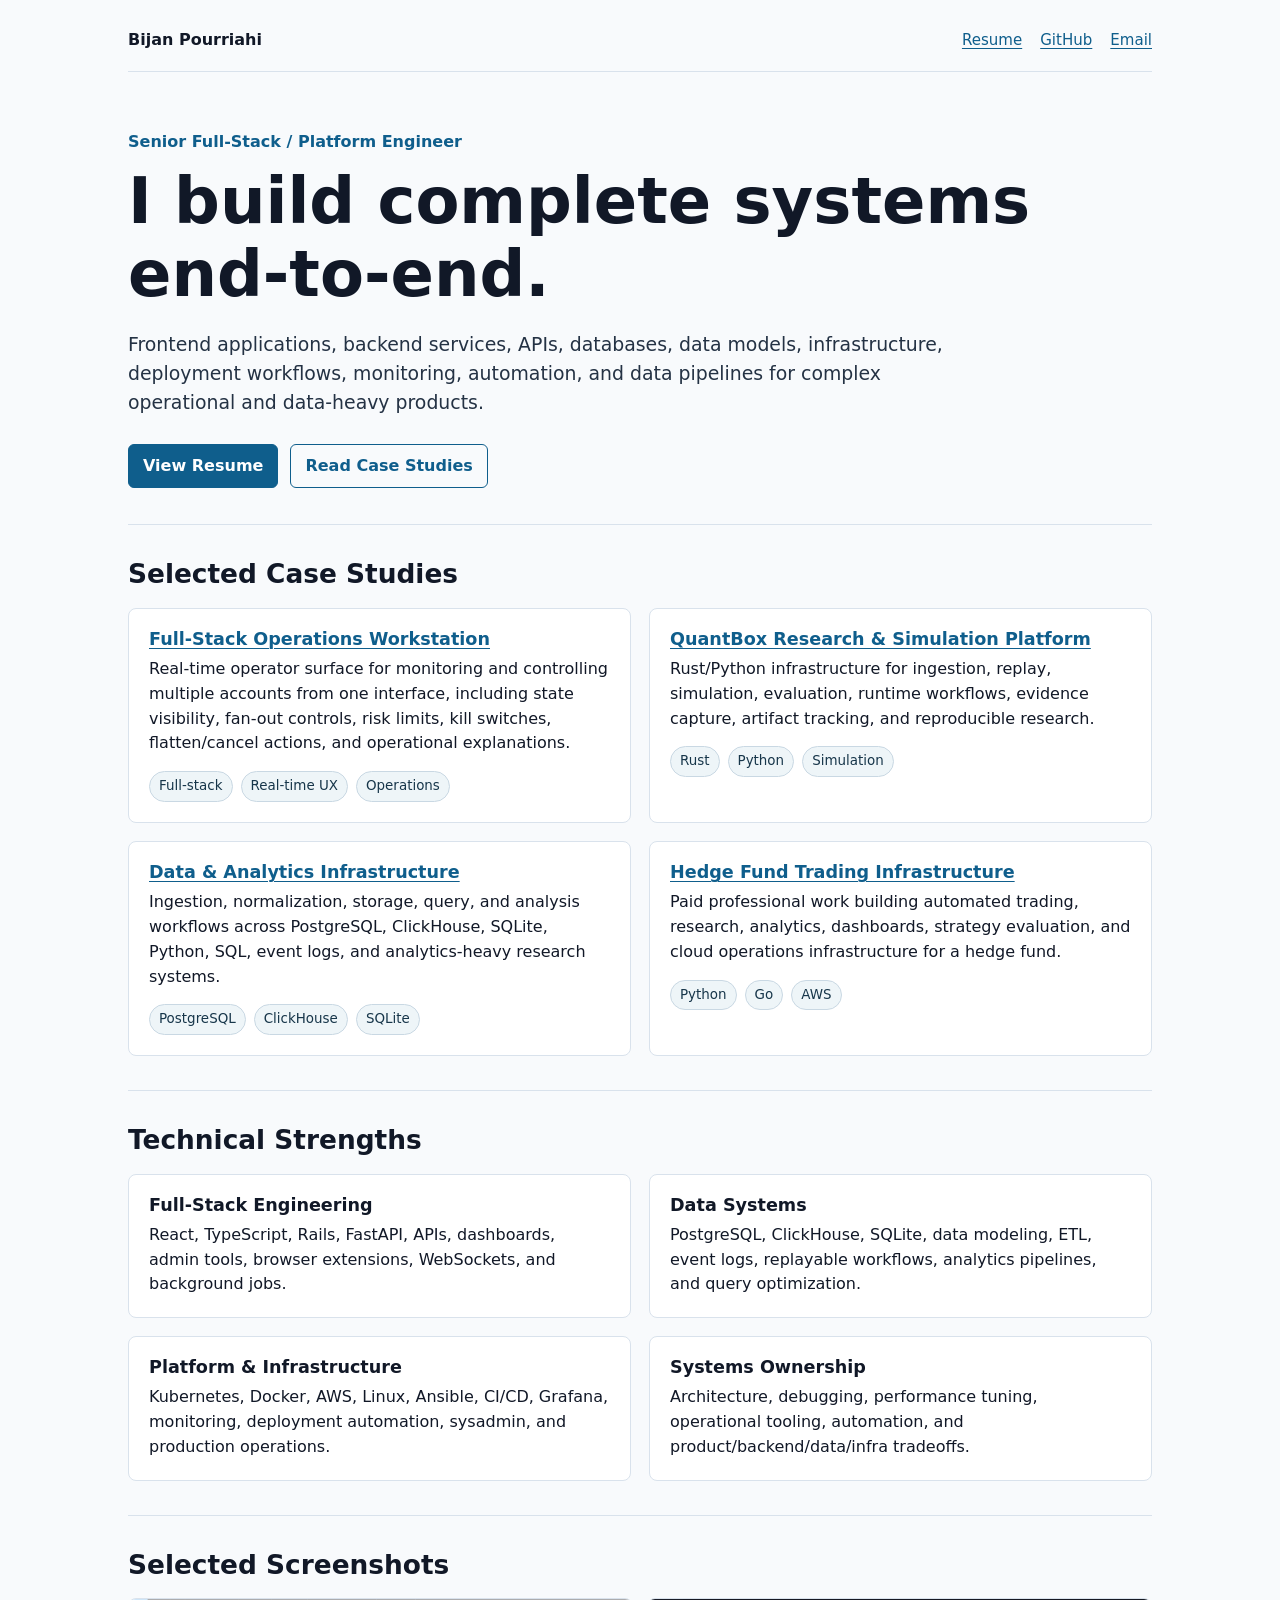
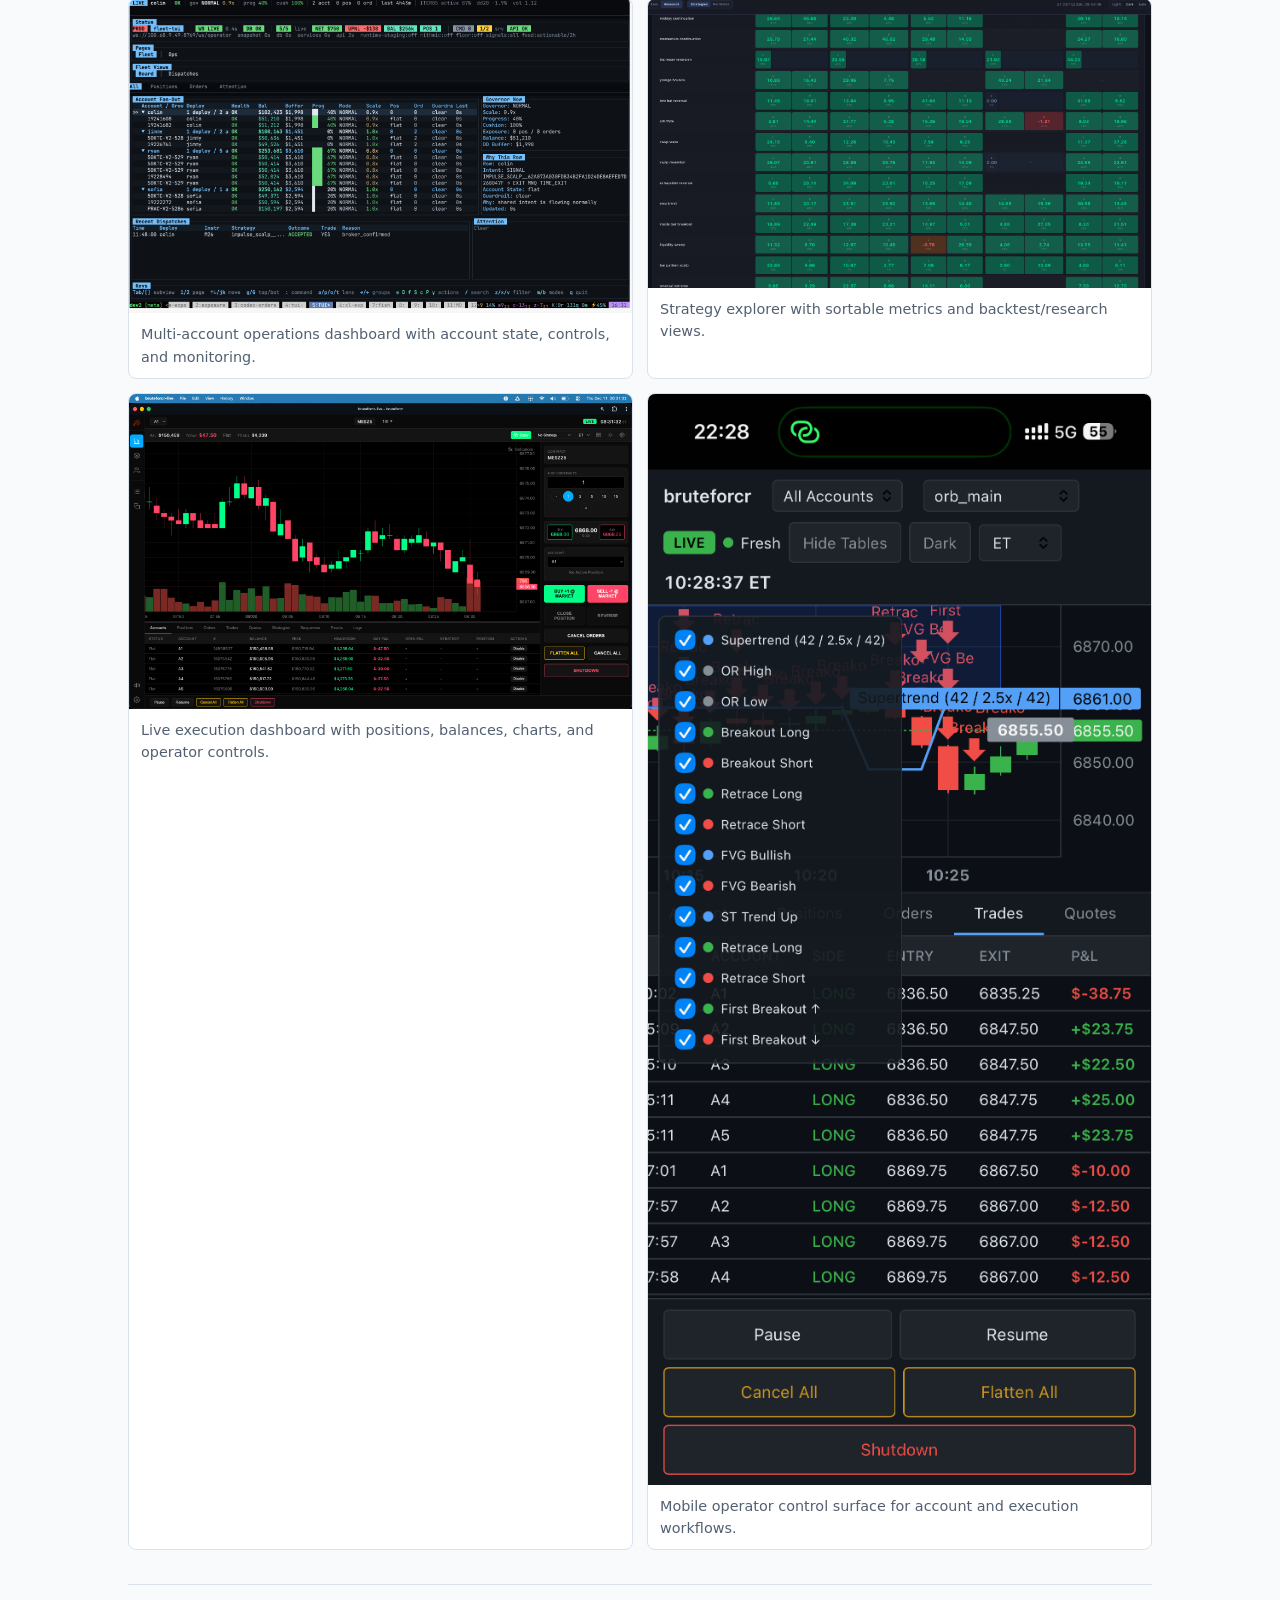
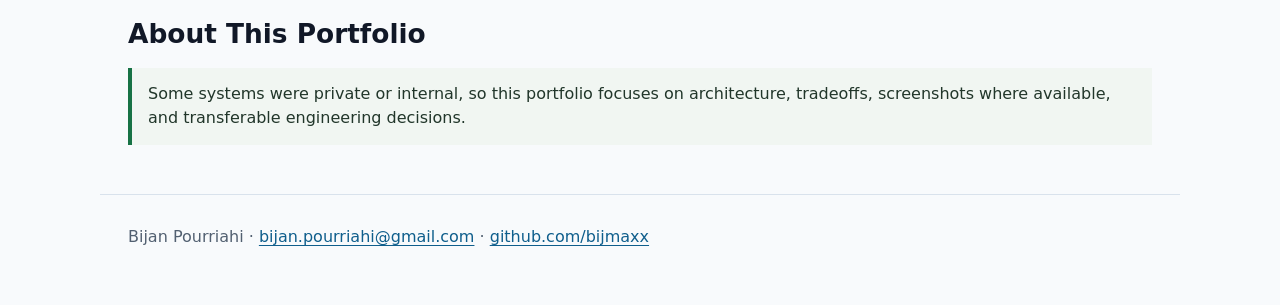
<file: index.html>
<!doctype html>
<html lang="en">
  <head>
    <meta charset="utf-8">
    <meta name="viewport" content="width=device-width, initial-scale=1">
    <title>Bijan Pourriahi | Senior Full-Stack / Platform Engineer</title>
    <meta name="description" content="Case-study portfolio for senior full-stack, platform, data, automation, and infrastructure engineering work.">
    <link rel="stylesheet" href="/styles.css">
  </head>
  <body>
    <header class="site-header">
      <div class="brand">Bijan Pourriahi</div>
      <nav class="nav" aria-label="Primary navigation">
        <a href="/resume.pdf">Resume</a>
        <a href="https://github.com/bijmaxx">GitHub</a>
        <a href="mailto:bijan.pourriahi@gmail.com">Email</a>
      </nav>
    </header>

    <main class="main">
      <section class="hero">
        <p class="kicker">Senior Full-Stack / Platform Engineer</p>
        <h1>I build complete systems end-to-end.</h1>
        <p class="lede">
          Frontend applications, backend services, APIs, databases, data models, infrastructure,
          deployment workflows, monitoring, automation, and data pipelines for complex operational
          and data-heavy products.
        </p>
        <div class="actions">
          <a class="button" href="/resume.pdf">View Resume</a>
          <a class="button secondary" href="#case-studies">Read Case Studies</a>
        </div>
      </section>

      <section class="section" id="case-studies">
        <h2>Selected Case Studies</h2>
        <div class="grid">
          <article class="card">
            <h3><a href="/case-studies/full-stack-operations-workstation.html">Full-Stack Operations Workstation</a></h3>
            <p>
              Real-time operator surface for monitoring and controlling multiple accounts from one
              interface, including state visibility, fan-out controls, risk limits, kill switches,
              flatten/cancel actions, and operational explanations.
            </p>
            <div class="tag-list">
              <span class="tag">Full-stack</span>
              <span class="tag">Real-time UX</span>
              <span class="tag">Operations</span>
            </div>
          </article>

          <article class="card">
            <h3><a href="/case-studies/quantbox-research-platform.html">QuantBox Research & Simulation Platform</a></h3>
            <p>
              Rust/Python infrastructure for ingestion, replay, simulation, evaluation, runtime
              workflows, evidence capture, artifact tracking, and reproducible research.
            </p>
            <div class="tag-list">
              <span class="tag">Rust</span>
              <span class="tag">Python</span>
              <span class="tag">Simulation</span>
            </div>
          </article>

          <article class="card">
            <h3><a href="/case-studies/data-analytics-infrastructure.html">Data & Analytics Infrastructure</a></h3>
            <p>
              Ingestion, normalization, storage, query, and analysis workflows across PostgreSQL,
              ClickHouse, SQLite, Python, SQL, event logs, and analytics-heavy research systems.
            </p>
            <div class="tag-list">
              <span class="tag">PostgreSQL</span>
              <span class="tag">ClickHouse</span>
              <span class="tag">SQLite</span>
            </div>
          </article>

          <article class="card">
            <h3><a href="/case-studies/hedge-fund-trading-infrastructure.html">Hedge Fund Trading Infrastructure</a></h3>
            <p>
              Paid professional work building automated trading, research, analytics, dashboards,
              strategy evaluation, and cloud operations infrastructure for a hedge fund.
            </p>
            <div class="tag-list">
              <span class="tag">Python</span>
              <span class="tag">Go</span>
              <span class="tag">AWS</span>
            </div>
          </article>
        </div>
      </section>

      <section class="section">
        <h2>Technical Strengths</h2>
        <div class="grid">
          <div class="card">
            <h3>Full-Stack Engineering</h3>
            <p>React, TypeScript, Rails, FastAPI, APIs, dashboards, admin tools, browser extensions, WebSockets, and background jobs.</p>
          </div>
          <div class="card">
            <h3>Data Systems</h3>
            <p>PostgreSQL, ClickHouse, SQLite, data modeling, ETL, event logs, replayable workflows, analytics pipelines, and query optimization.</p>
          </div>
          <div class="card">
            <h3>Platform & Infrastructure</h3>
            <p>Kubernetes, Docker, AWS, Linux, Ansible, CI/CD, Grafana, monitoring, deployment automation, sysadmin, and production operations.</p>
          </div>
          <div class="card">
            <h3>Systems Ownership</h3>
            <p>Architecture, debugging, performance tuning, operational tooling, automation, and product/backend/data/infra tradeoffs.</p>
          </div>
        </div>
      </section>

      <section class="section">
        <h2>Selected Screenshots</h2>
        <div class="screenshot-grid">
          <figure>
            <img src="/assets/screenshots/trading-fleet-dashboard.png" alt="Multi-account operations dashboard with account state, risk controls, and execution status">
            <figcaption>Multi-account operations dashboard with account state, controls, and monitoring.</figcaption>
          </figure>
          <figure>
            <img src="/assets/screenshots/strategy-explorer.png" alt="Strategy explorer interface with sortable strategy metrics and backtest results">
            <figcaption>Strategy explorer with sortable metrics and backtest/research views.</figcaption>
          </figure>
          <figure>
            <img src="/assets/screenshots/live-execution-dashboard.png" alt="Live execution dashboard with charts, positions, balances, and operational controls">
            <figcaption>Live execution dashboard with positions, balances, charts, and operator controls.</figcaption>
          </figure>
          <figure>
            <img src="/assets/screenshots/mobile-control-surface.png" alt="Mobile trading control interface showing live account and execution controls">
            <figcaption>Mobile operator control surface for account and execution workflows.</figcaption>
          </figure>
        </div>
      </section>

      <section class="section">
        <h2>About This Portfolio</h2>
        <p class="note">
          Some systems were private or internal, so this portfolio focuses on architecture, tradeoffs,
          screenshots where available, and transferable engineering decisions.
        </p>
      </section>
    </main>

    <footer class="site-footer">
      <p>Bijan Pourriahi &middot; <a href="mailto:bijan.pourriahi@gmail.com">bijan.pourriahi@gmail.com</a> &middot; <a href="https://github.com/bijmaxx">github.com/bijmaxx</a></p>
    </footer>
  </body>
</html>
</file>
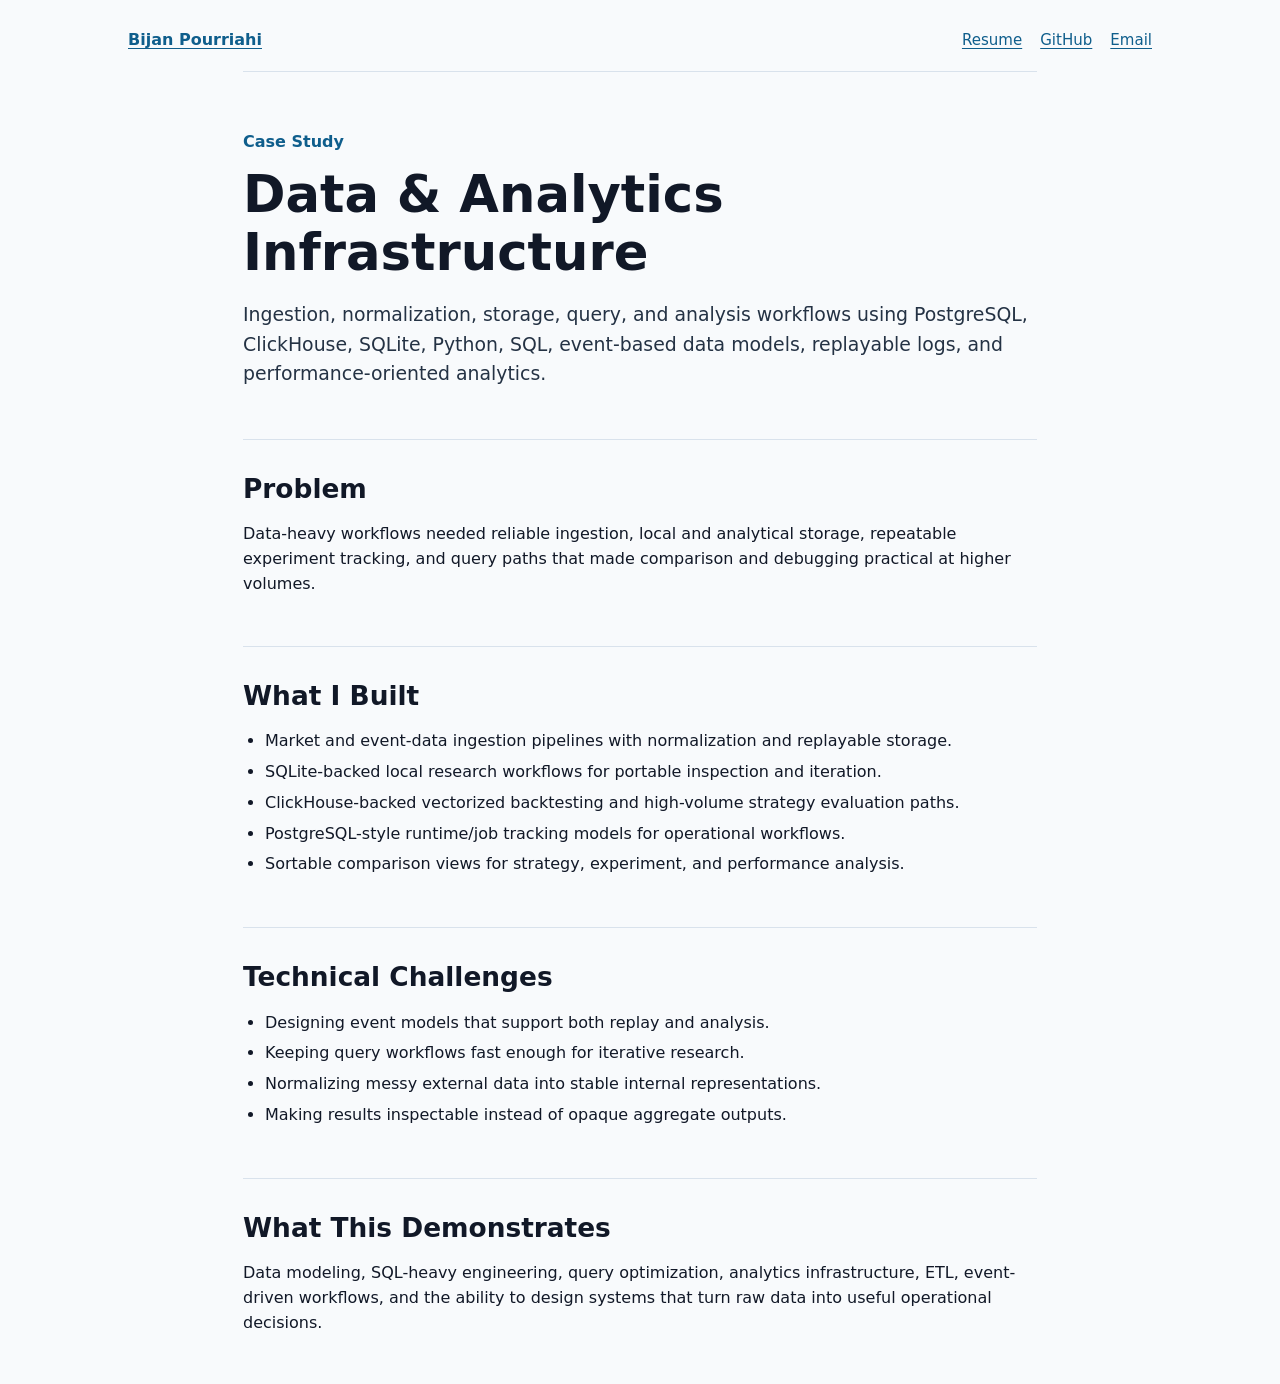
<file: case-studies/data-analytics-infrastructure.html>
<!doctype html>
<html lang="en">
  <head>
    <meta charset="utf-8">
    <meta name="viewport" content="width=device-width, initial-scale=1">
    <title>Data & Analytics Infrastructure | Bijan Pourriahi</title>
    <link rel="stylesheet" href="/styles.css">
  </head>
  <body>
    <header class="site-header">
      <div class="brand"><a href="/">Bijan Pourriahi</a></div>
      <nav class="nav" aria-label="Primary navigation">
        <a href="/resume.pdf">Resume</a>
        <a href="https://github.com/bijmaxx">GitHub</a>
        <a href="mailto:bijan.pourriahi@gmail.com">Email</a>
      </nav>
    </header>

    <main class="main case">
      <section class="hero">
        <p class="kicker">Case Study</p>
        <h1>Data & Analytics Infrastructure</h1>
        <p class="lede">
          Ingestion, normalization, storage, query, and analysis workflows using PostgreSQL, ClickHouse,
          SQLite, Python, SQL, event-based data models, replayable logs, and performance-oriented analytics.
        </p>
      </section>

      <section class="section">
        <h2>Problem</h2>
        <p>
          Data-heavy workflows needed reliable ingestion, local and analytical storage, repeatable
          experiment tracking, and query paths that made comparison and debugging practical at higher
          volumes.
        </p>
      </section>

      <section class="section">
        <h2>What I Built</h2>
        <ul>
          <li>Market and event-data ingestion pipelines with normalization and replayable storage.</li>
          <li>SQLite-backed local research workflows for portable inspection and iteration.</li>
          <li>ClickHouse-backed vectorized backtesting and high-volume strategy evaluation paths.</li>
          <li>PostgreSQL-style runtime/job tracking models for operational workflows.</li>
          <li>Sortable comparison views for strategy, experiment, and performance analysis.</li>
        </ul>
      </section>

      <section class="section">
        <h2>Technical Challenges</h2>
        <ul>
          <li>Designing event models that support both replay and analysis.</li>
          <li>Keeping query workflows fast enough for iterative research.</li>
          <li>Normalizing messy external data into stable internal representations.</li>
          <li>Making results inspectable instead of opaque aggregate outputs.</li>
        </ul>
      </section>

      <section class="section">
        <h2>What This Demonstrates</h2>
        <p>
          Data modeling, SQL-heavy engineering, query optimization, analytics infrastructure, ETL,
          event-driven workflows, and the ability to design systems that turn raw data into useful
          operational decisions.
        </p>
      </section>
    </main>
  </body>
</html>
</file>
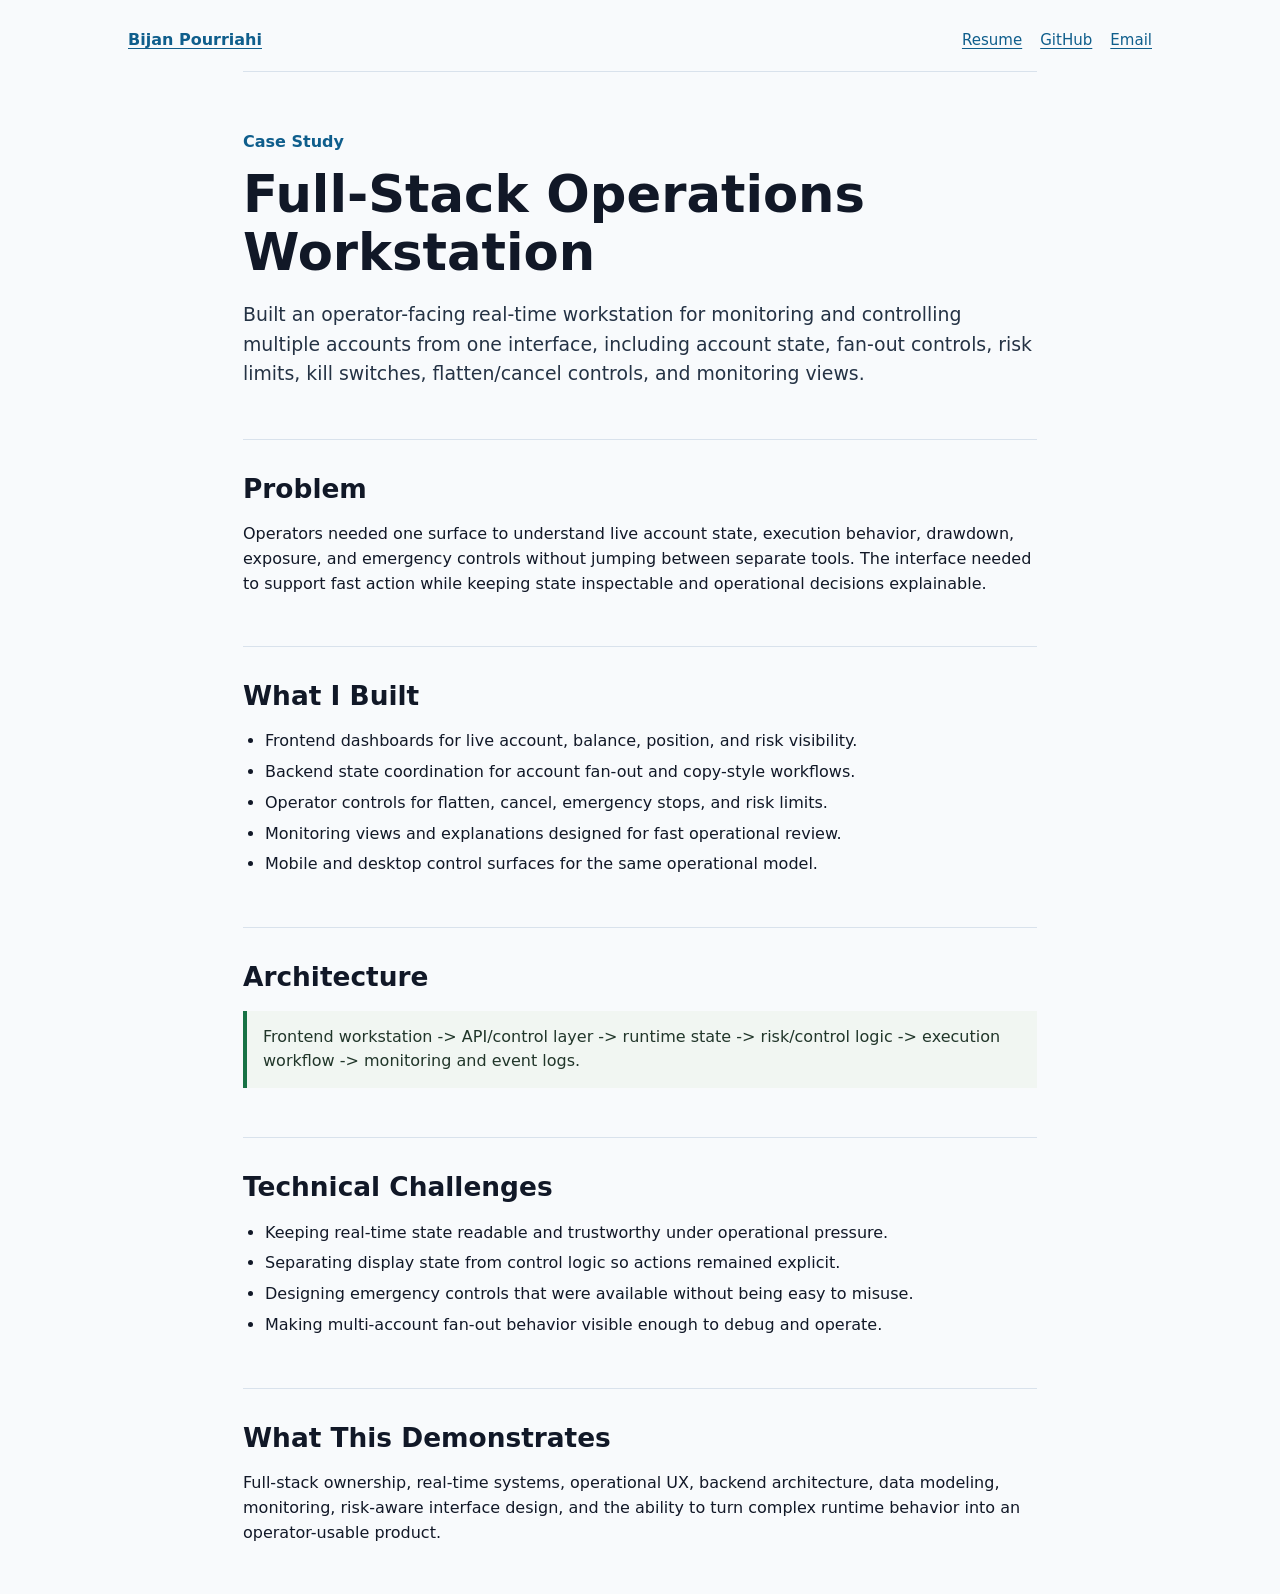
<file: case-studies/full-stack-operations-workstation.html>
<!doctype html>
<html lang="en">
  <head>
    <meta charset="utf-8">
    <meta name="viewport" content="width=device-width, initial-scale=1">
    <title>Full-Stack Operations Workstation | Bijan Pourriahi</title>
    <link rel="stylesheet" href="/styles.css">
  </head>
  <body>
    <header class="site-header">
      <div class="brand"><a href="/">Bijan Pourriahi</a></div>
      <nav class="nav" aria-label="Primary navigation">
        <a href="/resume.pdf">Resume</a>
        <a href="https://github.com/bijmaxx">GitHub</a>
        <a href="mailto:bijan.pourriahi@gmail.com">Email</a>
      </nav>
    </header>

    <main class="main case">
      <section class="hero">
        <p class="kicker">Case Study</p>
        <h1>Full-Stack Operations Workstation</h1>
        <p class="lede">
          Built an operator-facing real-time workstation for monitoring and controlling multiple accounts
          from one interface, including account state, fan-out controls, risk limits, kill switches,
          flatten/cancel controls, and monitoring views.
        </p>
      </section>

      <section class="section">
        <h2>Problem</h2>
        <p>
          Operators needed one surface to understand live account state, execution behavior, drawdown,
          exposure, and emergency controls without jumping between separate tools. The interface needed
          to support fast action while keeping state inspectable and operational decisions explainable.
        </p>
      </section>

      <section class="section">
        <h2>What I Built</h2>
        <ul>
          <li>Frontend dashboards for live account, balance, position, and risk visibility.</li>
          <li>Backend state coordination for account fan-out and copy-style workflows.</li>
          <li>Operator controls for flatten, cancel, emergency stops, and risk limits.</li>
          <li>Monitoring views and explanations designed for fast operational review.</li>
          <li>Mobile and desktop control surfaces for the same operational model.</li>
        </ul>
      </section>

      <section class="section">
        <h2>Architecture</h2>
        <p class="note">
          Frontend workstation -> API/control layer -> runtime state -> risk/control logic ->
          execution workflow -> monitoring and event logs.
        </p>
      </section>

      <section class="section">
        <h2>Technical Challenges</h2>
        <ul>
          <li>Keeping real-time state readable and trustworthy under operational pressure.</li>
          <li>Separating display state from control logic so actions remained explicit.</li>
          <li>Designing emergency controls that were available without being easy to misuse.</li>
          <li>Making multi-account fan-out behavior visible enough to debug and operate.</li>
        </ul>
      </section>

      <section class="section">
        <h2>What This Demonstrates</h2>
        <p>
          Full-stack ownership, real-time systems, operational UX, backend architecture, data modeling,
          monitoring, risk-aware interface design, and the ability to turn complex runtime behavior into
          an operator-usable product.
        </p>
      </section>
    </main>
  </body>
</html>
</file>
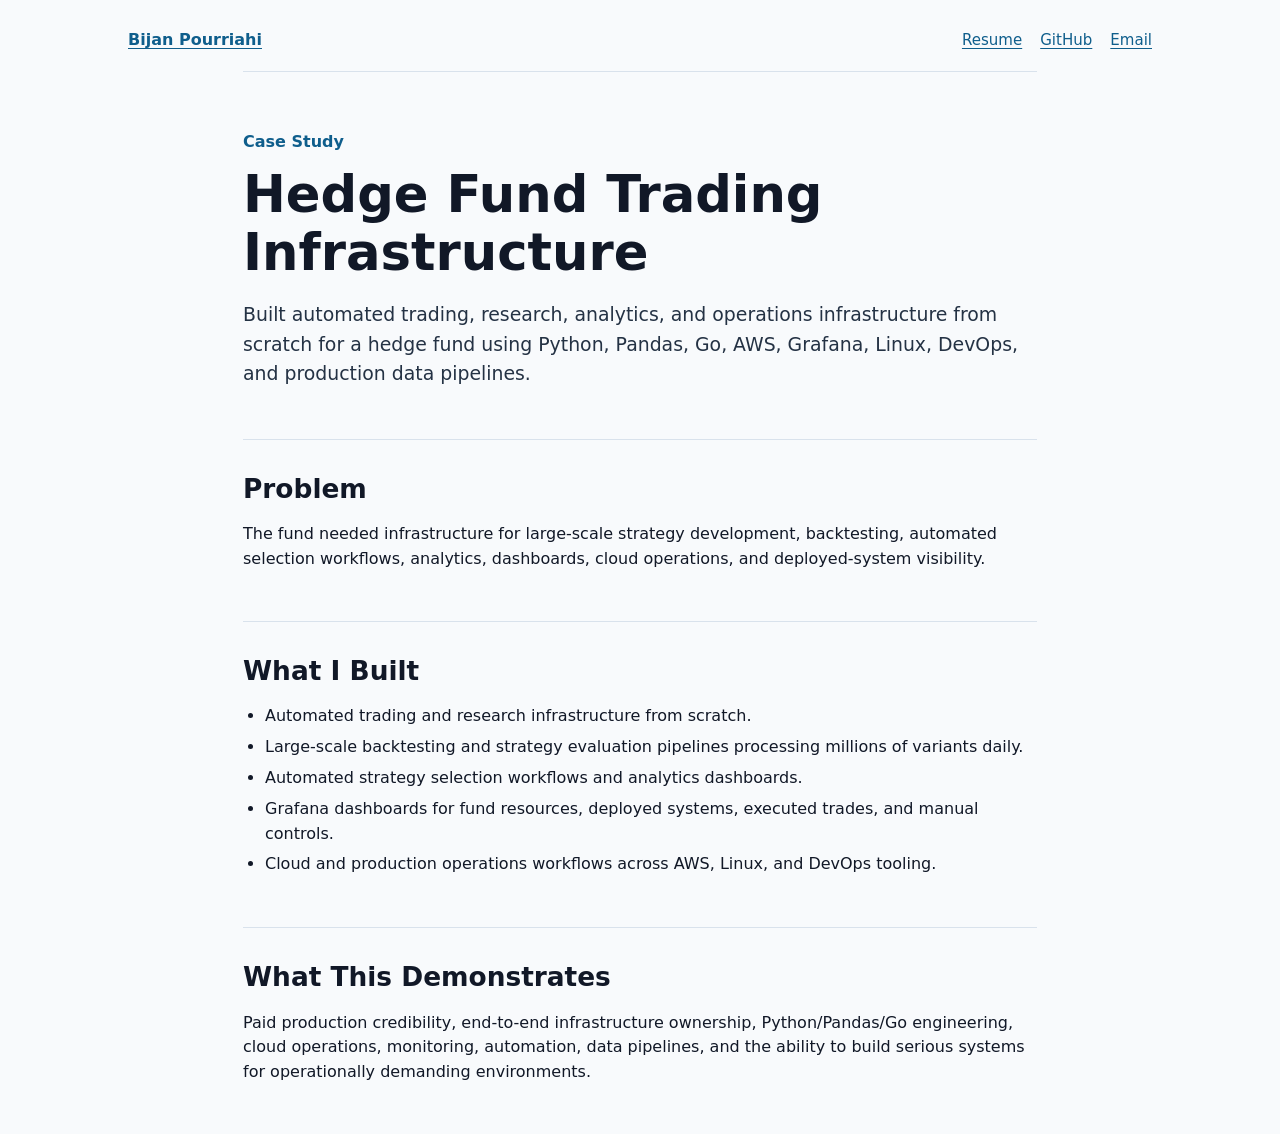
<file: case-studies/hedge-fund-trading-infrastructure.html>
<!doctype html>
<html lang="en">
  <head>
    <meta charset="utf-8">
    <meta name="viewport" content="width=device-width, initial-scale=1">
    <title>Hedge Fund Trading Infrastructure | Bijan Pourriahi</title>
    <link rel="stylesheet" href="/styles.css">
  </head>
  <body>
    <header class="site-header">
      <div class="brand"><a href="/">Bijan Pourriahi</a></div>
      <nav class="nav" aria-label="Primary navigation">
        <a href="/resume.pdf">Resume</a>
        <a href="https://github.com/bijmaxx">GitHub</a>
        <a href="mailto:bijan.pourriahi@gmail.com">Email</a>
      </nav>
    </header>

    <main class="main case">
      <section class="hero">
        <p class="kicker">Case Study</p>
        <h1>Hedge Fund Trading Infrastructure</h1>
        <p class="lede">
          Built automated trading, research, analytics, and operations infrastructure from scratch for a
          hedge fund using Python, Pandas, Go, AWS, Grafana, Linux, DevOps, and production data pipelines.
        </p>
      </section>

      <section class="section">
        <h2>Problem</h2>
        <p>
          The fund needed infrastructure for large-scale strategy development, backtesting, automated
          selection workflows, analytics, dashboards, cloud operations, and deployed-system visibility.
        </p>
      </section>

      <section class="section">
        <h2>What I Built</h2>
        <ul>
          <li>Automated trading and research infrastructure from scratch.</li>
          <li>Large-scale backtesting and strategy evaluation pipelines processing millions of variants daily.</li>
          <li>Automated strategy selection workflows and analytics dashboards.</li>
          <li>Grafana dashboards for fund resources, deployed systems, executed trades, and manual controls.</li>
          <li>Cloud and production operations workflows across AWS, Linux, and DevOps tooling.</li>
        </ul>
      </section>

      <section class="section">
        <h2>What This Demonstrates</h2>
        <p>
          Paid production credibility, end-to-end infrastructure ownership, Python/Pandas/Go engineering,
          cloud operations, monitoring, automation, data pipelines, and the ability to build serious systems
          for operationally demanding environments.
        </p>
      </section>
    </main>
  </body>
</html>
</file>
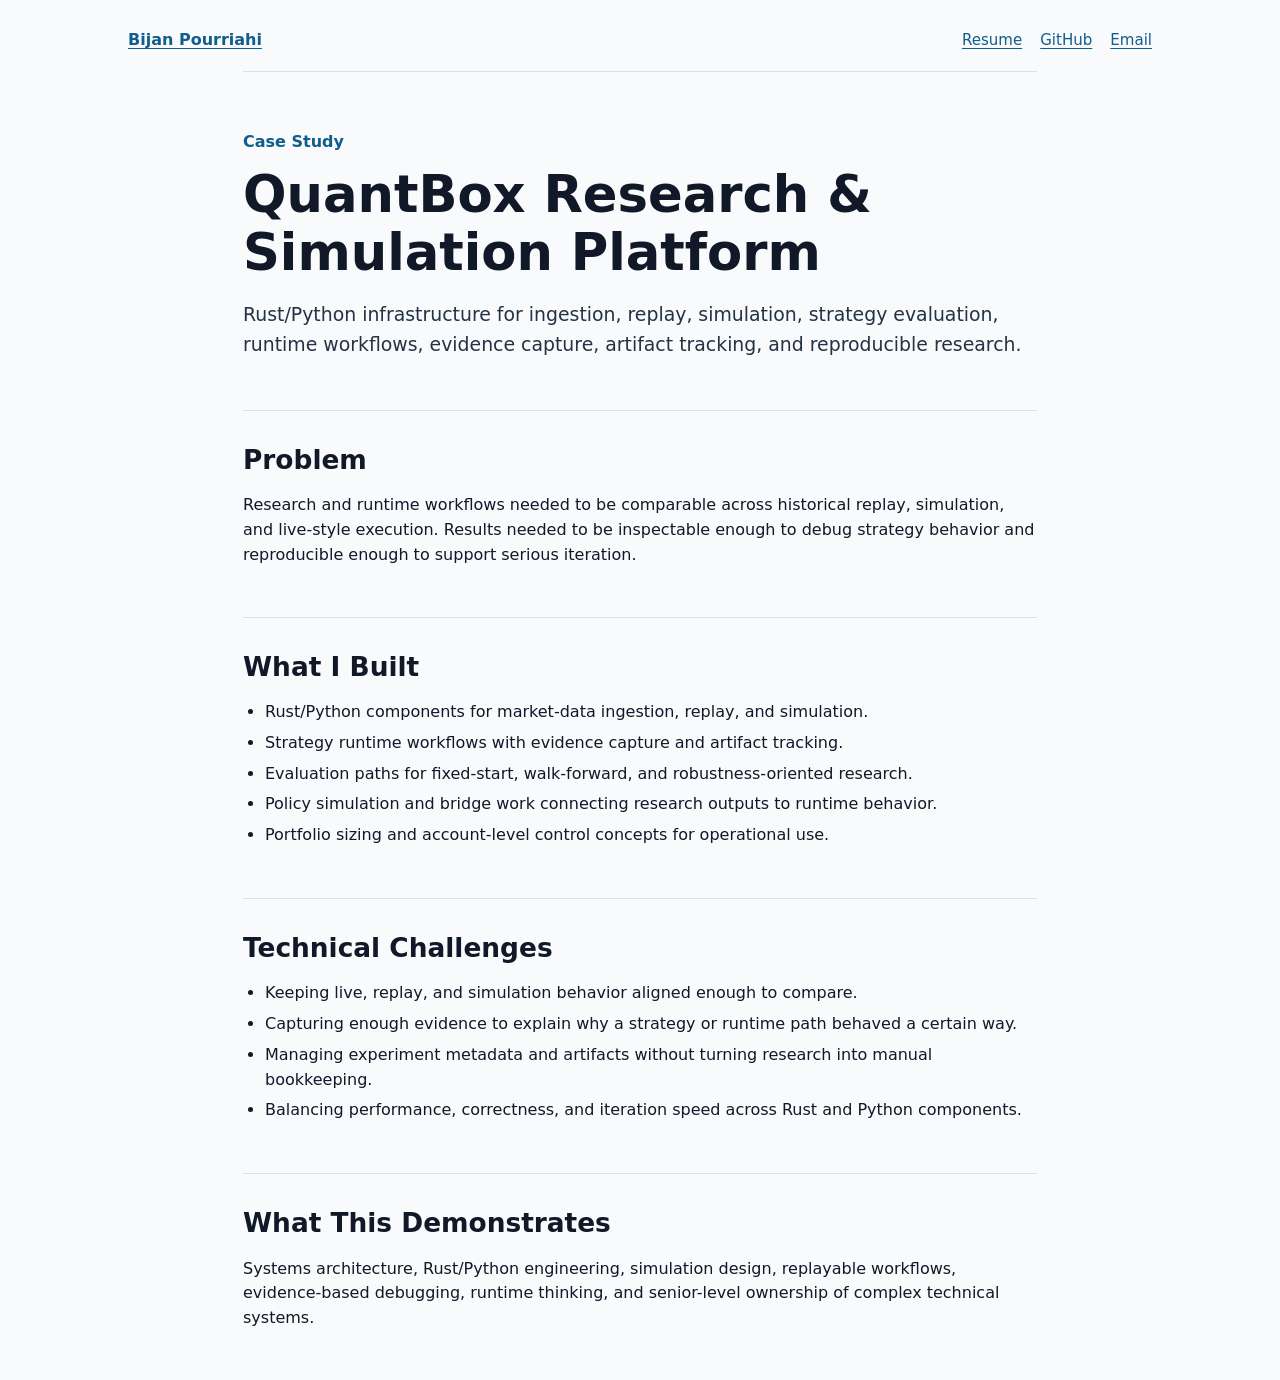
<file: case-studies/quantbox-research-platform.html>
<!doctype html>
<html lang="en">
  <head>
    <meta charset="utf-8">
    <meta name="viewport" content="width=device-width, initial-scale=1">
    <title>QuantBox Research & Simulation Platform | Bijan Pourriahi</title>
    <link rel="stylesheet" href="/styles.css">
  </head>
  <body>
    <header class="site-header">
      <div class="brand"><a href="/">Bijan Pourriahi</a></div>
      <nav class="nav" aria-label="Primary navigation">
        <a href="/resume.pdf">Resume</a>
        <a href="https://github.com/bijmaxx">GitHub</a>
        <a href="mailto:bijan.pourriahi@gmail.com">Email</a>
      </nav>
    </header>

    <main class="main case">
      <section class="hero">
        <p class="kicker">Case Study</p>
        <h1>QuantBox Research & Simulation Platform</h1>
        <p class="lede">
          Rust/Python infrastructure for ingestion, replay, simulation, strategy evaluation, runtime
          workflows, evidence capture, artifact tracking, and reproducible research.
        </p>
      </section>

      <section class="section">
        <h2>Problem</h2>
        <p>
          Research and runtime workflows needed to be comparable across historical replay, simulation,
          and live-style execution. Results needed to be inspectable enough to debug strategy behavior
          and reproducible enough to support serious iteration.
        </p>
      </section>

      <section class="section">
        <h2>What I Built</h2>
        <ul>
          <li>Rust/Python components for market-data ingestion, replay, and simulation.</li>
          <li>Strategy runtime workflows with evidence capture and artifact tracking.</li>
          <li>Evaluation paths for fixed-start, walk-forward, and robustness-oriented research.</li>
          <li>Policy simulation and bridge work connecting research outputs to runtime behavior.</li>
          <li>Portfolio sizing and account-level control concepts for operational use.</li>
        </ul>
      </section>

      <section class="section">
        <h2>Technical Challenges</h2>
        <ul>
          <li>Keeping live, replay, and simulation behavior aligned enough to compare.</li>
          <li>Capturing enough evidence to explain why a strategy or runtime path behaved a certain way.</li>
          <li>Managing experiment metadata and artifacts without turning research into manual bookkeeping.</li>
          <li>Balancing performance, correctness, and iteration speed across Rust and Python components.</li>
        </ul>
      </section>

      <section class="section">
        <h2>What This Demonstrates</h2>
        <p>
          Systems architecture, Rust/Python engineering, simulation design, replayable workflows,
          evidence-based debugging, runtime thinking, and senior-level ownership of complex technical
          systems.
        </p>
      </section>
    </main>
  </body>
</html>
</file>
<file: styles.css>
:root {
  color-scheme: light;
  --bg: #f8fafc;
  --panel: #ffffff;
  --ink: #111827;
  --muted: #526071;
  --line: #d9e2ec;
  --accent: #0f5e8c;
  --accent-2: #177245;
  --soft: #eef5f8;
  --max: 1080px;
}

* {
  box-sizing: border-box;
}

body {
  margin: 0;
  background: var(--bg);
  color: var(--ink);
  font-family: Inter, ui-sans-serif, system-ui, -apple-system, BlinkMacSystemFont, "Segoe UI", sans-serif;
  font-size: 16px;
  line-height: 1.55;
}

a {
  color: var(--accent);
  text-decoration-thickness: 1px;
  text-underline-offset: 3px;
}

a:hover {
  color: #073f61;
}

.site-header,
.main,
.site-footer {
  max-width: var(--max);
  margin: 0 auto;
  padding-left: 28px;
  padding-right: 28px;
}

.site-header {
  padding-top: 28px;
  padding-bottom: 18px;
  display: flex;
  align-items: center;
  justify-content: space-between;
  gap: 20px;
}

.brand {
  font-weight: 750;
  letter-spacing: 0;
}

.nav {
  display: flex;
  gap: 18px;
  flex-wrap: wrap;
  font-size: 0.94rem;
}

.hero {
  padding: 58px 0 36px;
  border-top: 1px solid var(--line);
}

.kicker {
  color: var(--accent);
  font-weight: 700;
  margin: 0 0 10px;
}

h1,
h2,
h3 {
  line-height: 1.15;
  letter-spacing: 0;
}

h1 {
  font-size: clamp(2.25rem, 5vw, 4.5rem);
  margin: 0 0 18px;
}

h2 {
  font-size: 1.65rem;
  margin: 0 0 18px;
}

h3 {
  font-size: 1.1rem;
  margin: 0 0 8px;
}

p {
  margin: 0 0 15px;
}

.lede {
  max-width: 850px;
  font-size: 1.18rem;
  color: #243244;
}

.actions {
  display: flex;
  gap: 12px;
  flex-wrap: wrap;
  margin-top: 26px;
}

.button {
  display: inline-flex;
  align-items: center;
  min-height: 42px;
  padding: 9px 14px;
  border: 1px solid var(--accent);
  background: var(--accent);
  color: #fff;
  border-radius: 6px;
  text-decoration: none;
  font-weight: 700;
}

.button.secondary {
  background: transparent;
  color: var(--accent);
}

.section {
  padding: 34px 0;
  border-top: 1px solid var(--line);
}

.grid {
  display: grid;
  grid-template-columns: repeat(2, minmax(0, 1fr));
  gap: 18px;
}

.card {
  background: var(--panel);
  border: 1px solid var(--line);
  border-radius: 8px;
  padding: 20px;
}

.card p:last-child {
  margin-bottom: 0;
}

.meta {
  color: var(--muted);
  font-size: 0.95rem;
}

.tag-list {
  display: flex;
  flex-wrap: wrap;
  gap: 8px;
  margin-top: 14px;
}

.tag {
  border: 1px solid #c9d8e3;
  background: var(--soft);
  color: #17364a;
  border-radius: 999px;
  padding: 4px 9px;
  font-size: 0.84rem;
}

.screenshot-grid {
  display: grid;
  grid-template-columns: repeat(2, minmax(0, 1fr));
  gap: 14px;
}

figure {
  margin: 0;
  background: var(--panel);
  border: 1px solid var(--line);
  border-radius: 8px;
  overflow: hidden;
}

figure img {
  width: 100%;
  display: block;
}

figcaption {
  padding: 10px 12px;
  color: var(--muted);
  font-size: 0.9rem;
}

.case {
  max-width: 850px;
}

.case h1 {
  font-size: clamp(2rem, 4vw, 3.4rem);
}

.case ul {
  padding-left: 22px;
}

.case li {
  margin-bottom: 6px;
}

.note {
  background: #f1f6f2;
  border-left: 4px solid var(--accent-2);
  padding: 14px 16px;
  color: #21362a;
}

.site-footer {
  padding-top: 30px;
  padding-bottom: 40px;
  color: var(--muted);
  border-top: 1px solid var(--line);
}

@media (max-width: 760px) {
  .site-header {
    align-items: flex-start;
    flex-direction: column;
  }

  .hero {
    padding-top: 34px;
  }

  .grid,
  .screenshot-grid {
    grid-template-columns: 1fr;
  }
}
</file>
